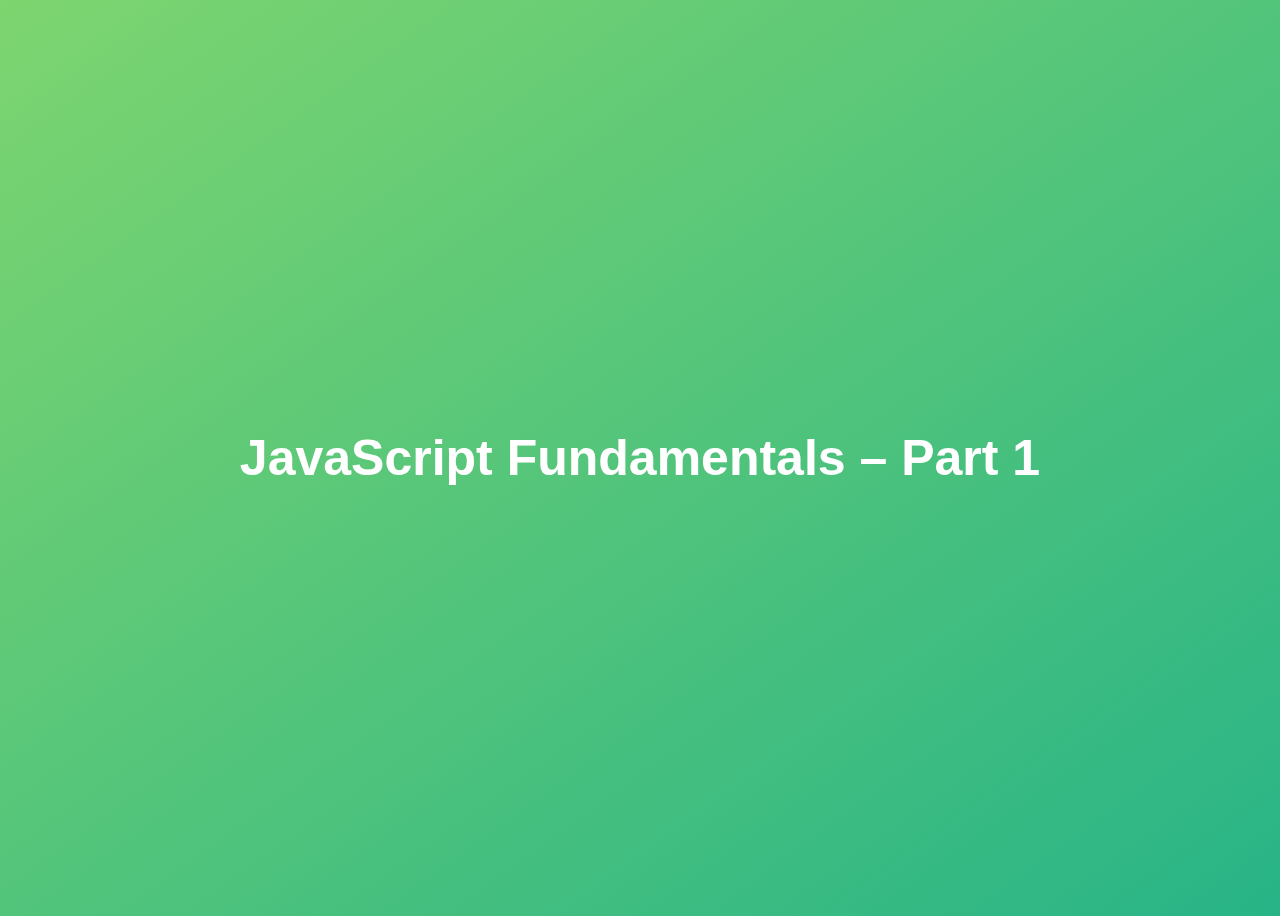
<file: index.html>
<!DOCTYPE html>
<html lang="en">
  <head>
    <meta charset="UTF-8" />
    <meta name="viewport" content="width=device-width, initial-scale=1.0" />
    <meta http-equiv="X-UA-Compatible" content="ie=edge" />
    <title>JavaScript Fundamentals – Part 1</title>
    <style>
      body {
        height: 100vh;
        display: flex;
        align-items: center;
        background: linear-gradient(to top left, #28b487, #7dd56f);
      }
      h1 {
        font-family: sans-serif;
        font-size: 50px;
        line-height: 1.3;
        width: 100%;
        padding: 30px;
        text-align: center;
        color: white;
      }
    </style>
  </head>
  <body>
    <h1>JavaScript Fundamentals – Part 1</h1>
  </body>
  <script src="CodingChallenge/challenge_4.js"></script>
</html>
</file>
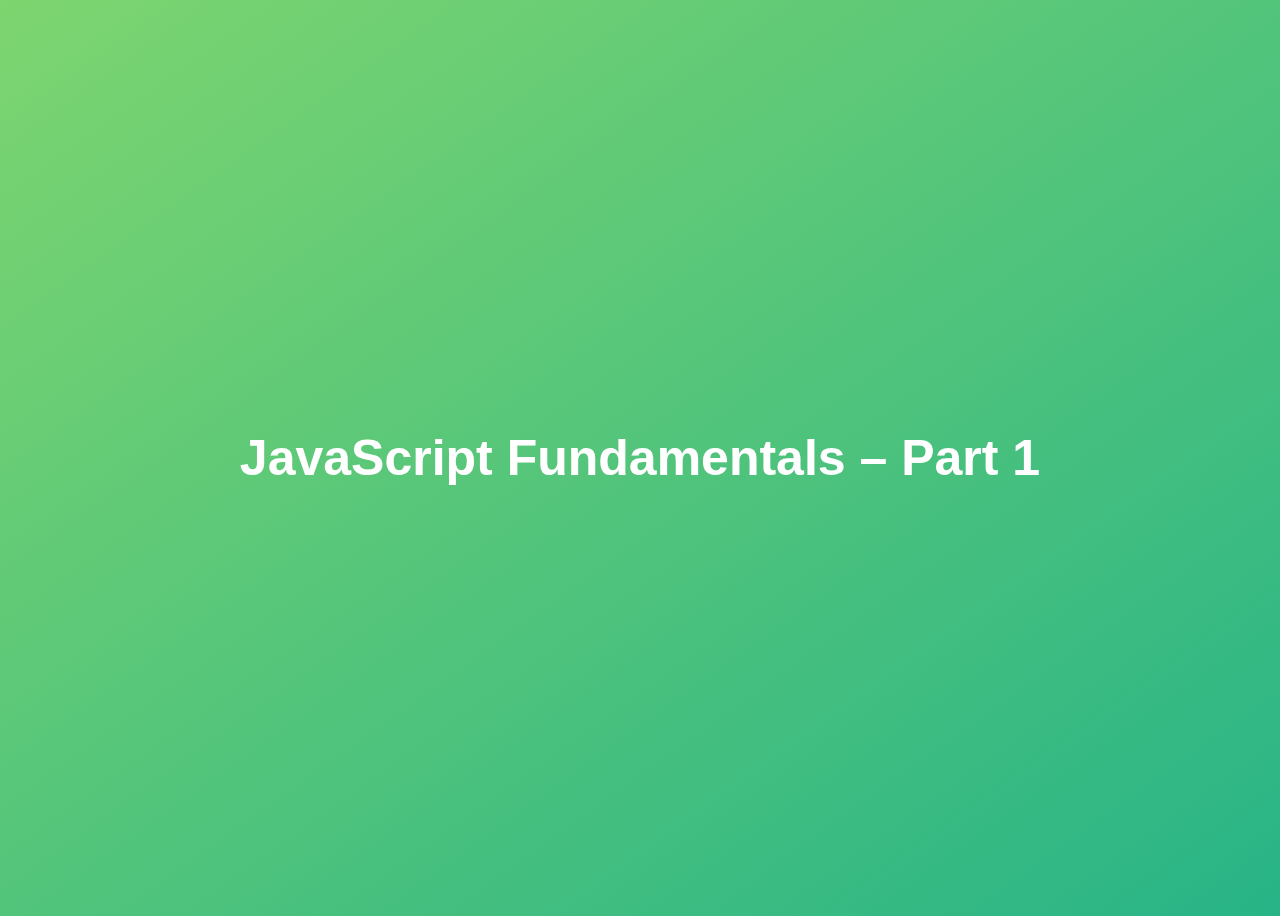
<file: 01-Javascript-fundamentals-part1/index.html>
<!DOCTYPE html>
<html lang="en">
  <head>
    <meta charset="UTF-8" />
    <meta name="viewport" content="width=device-width, initial-scale=1.0" />
    <meta http-equiv="X-UA-Compatible" content="ie=edge" />
    <title>JavaScript Fundamentals – Part 1</title>
    <style>
      body {
        height: 100vh;
        display: flex;
        align-items: center;
        background: linear-gradient(to top left, #28b487, #7dd56f);
      }
      h1 {
        font-family: sans-serif;
        font-size: 50px;
        line-height: 1.3;
        width: 100%;
        padding: 30px;
        text-align: center;
        color: white;
      }
    </style>
  </head>
  <body>
    <h1>JavaScript Fundamentals – Part 1</h1>

    <script src="./coding_challenges/coding3.js"></script>
  </body>
</html>
</file>
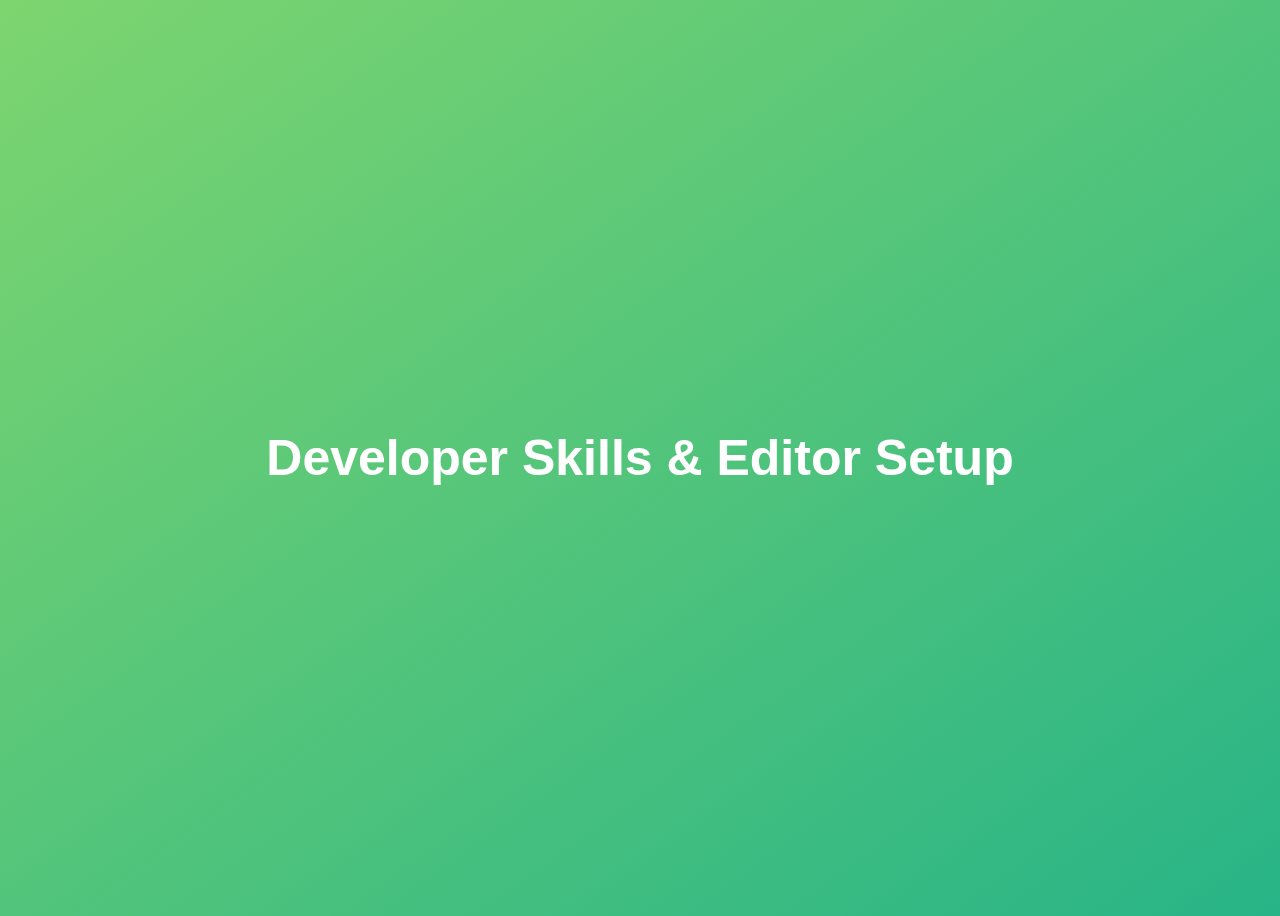
<file: 03-Developer-Skills/index.html>
<!DOCTYPE html>
<html lang="en">
  <head>
    <meta charset="UTF-8" />
    <meta name="viewport" content="width=device-width, initial-scale=1.0" />
    <meta http-equiv="X-UA-Compatible" content="ie=edge" />
    <title>Developer Skills & Editor Setup</title>
    <style>
      body {
        height: 100vh;
        display: flex;
        align-items: center;
        background: linear-gradient(to top left, #28b487, #7dd56f);
      }
      h1 {
        font-family: sans-serif;
        font-size: 50px;
        line-height: 1.3;
        width: 100%;
        padding: 30px;
        text-align: center;
        color: white;
      }
    </style>
  </head>
  <body>
    <h1>Developer Skills & Editor Setup</h1>
    <script src="script.js"></script>
  </body>
</html>
</file>
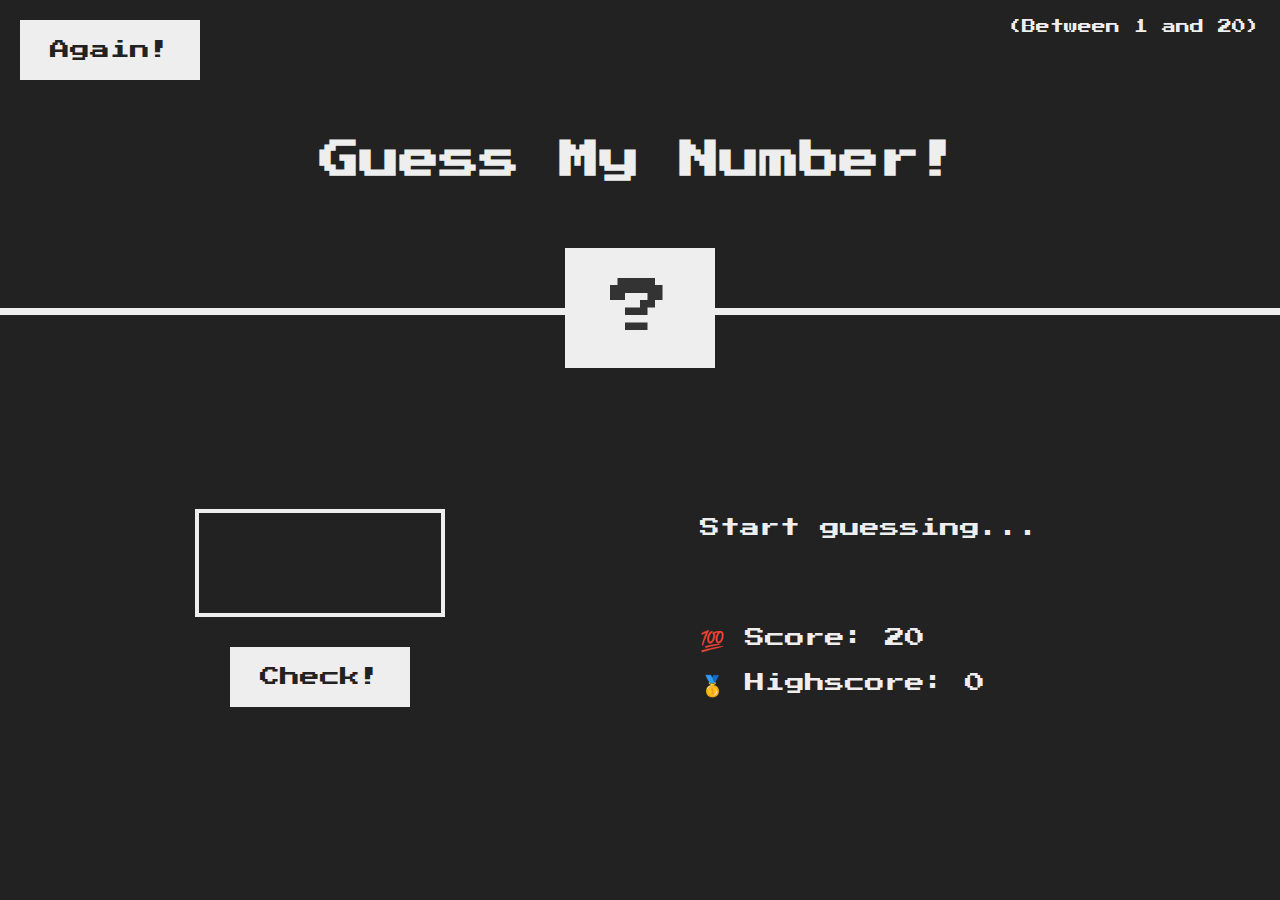
<file: 05-Guess-My-Number/index.html>
<!DOCTYPE html>
<html lang="en">
  <head>
    <meta charset="UTF-8" />
    <meta name="viewport" content="width=device-width, initial-scale=1.0" />
    <meta http-equiv="X-UA-Compatible" content="ie=edge" />
    <link rel="stylesheet" href="style.css" />
    <title>Guess My Number!</title>
  </head>
  <body>
    <header>
      <h1>Guess My Number!</h1>
      <p class="between">(Between 1 and 20)</p>
      <button class="btn again">Again!</button>
      <div class="number">?</div>
    </header>
    <main>
      <section class="left">
        <input type="number" class="guess" />
        <button class="btn check">Check!</button>
      </section>
      <section class="right">
        <p class="message">Start guessing...</p>
        <p class="label-score">💯 Score: <span class="score">20</span></p>
        <p class="label-highscore">
          🥇 Highscore: <span class="highscore">0</span>
        </p>
      </section>
    </main>
    <script src="script.js"></script>
  </body>
</html>
</file>
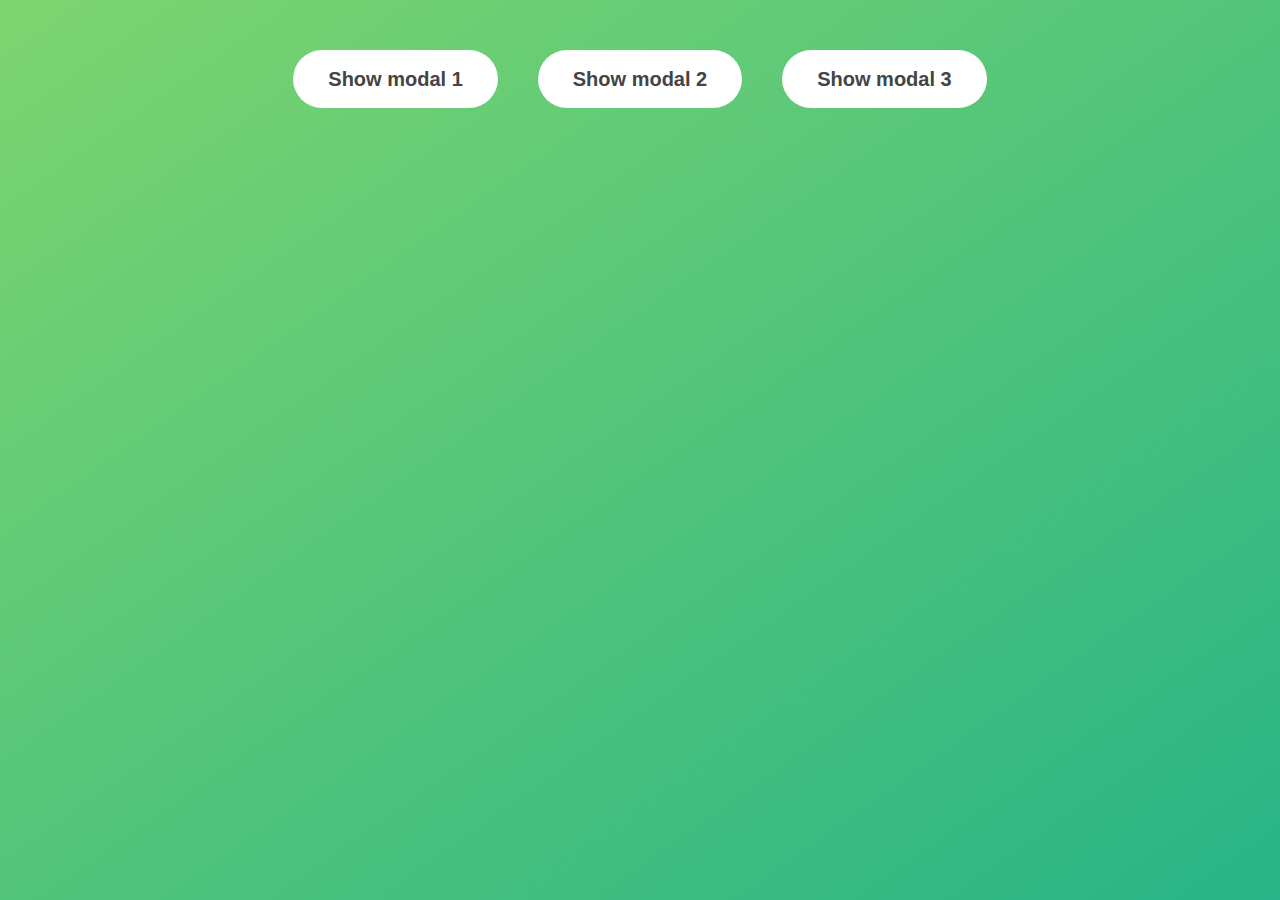
<file: 06-Modal/index.html>
<!DOCTYPE html>
<html lang="en">
  <head>
    <meta charset="UTF-8" />
    <meta name="viewport" content="width=device-width, initial-scale=1.0" />
    <meta http-equiv="X-UA-Compatible" content="ie=edge" />
    <link rel="stylesheet" href="style.css" />
    <title>Modal window</title>
  </head>
  <body>
    <button class="show-modal">Show modal 1</button>
    <button class="show-modal">Show modal 2</button>
    <button class="show-modal">Show modal 3</button>

    <div class="modal hidden">
      <button class="close-modal">&times;</button>
      <h1>I'm a modal window 😍</h1>
      <p>
        Lorem ipsum dolor sit amet, consectetur adipisicing elit, sed do eiusmod
        tempor incididunt ut labore et dolore magna aliqua. Ut enim ad minim
        veniam, quis nostrud exercitation ullamco laboris nisi ut aliquip ex ea
        commodo consequat. Duis aute irure dolor in reprehenderit in voluptate
        velit esse cillum dolore eu fugiat nulla pariatur. Excepteur sint
        occaecat cupidatat non proident, sunt in culpa qui officia deserunt
        mollit anim id est laborum.
      </p>
    </div>
    <div class="overlay hidden"></div>

    <script src="script.js"></script>
  </body>
</html>
</file>
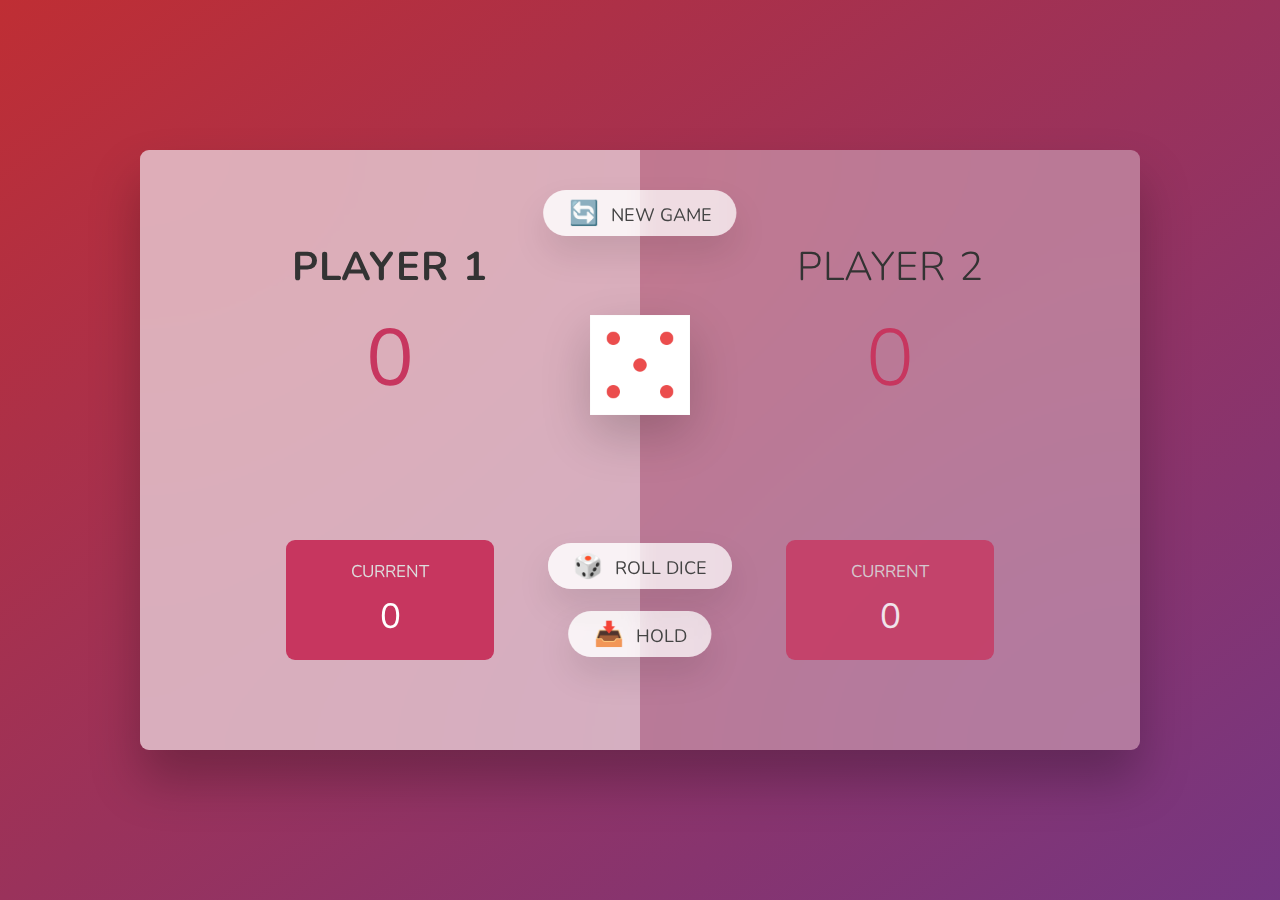
<file: 07-Pig-Game/index.html>
<!DOCTYPE html>
<html lang="en">
  <head>
    <meta charset="UTF-8" />
    <meta name="viewport" content="width=device-width, initial-scale=1.0" />
    <meta http-equiv="X-UA-Compatible" content="ie=edge" />
    <link rel="stylesheet" href="style.css" />
    <title>Pig Game</title>
  </head>
  <body>
    <main>
      <section class="player player--0 player--active">
        <h2 class="name" id="name--0">Player 1</h2>
        <p class="score" id="score--0">43</p>
        <div class="current">
          <p class="current-label">Current</p>
          <p class="current-score" id="current--0">0</p>
        </div>
      </section>
      <section class="player player--1">
        <h2 class="name" id="name--1">Player 2</h2>
        <p class="score" id="score--1">24</p>
        <div class="current">
          <p class="current-label">Current</p>
          <p class="current-score" id="current--1">0</p>
        </div>
      </section>

      <img src="dice-5.png" alt="Playing dice" class="dice" />
      <button class="btn btn--new">🔄 New game</button>
      <button class="btn btn--roll">🎲 Roll dice</button>
      <button class="btn btn--hold">📥 Hold</button>
    </main>
    <script src="script.js"></script>
  </body>
</html>
</file>
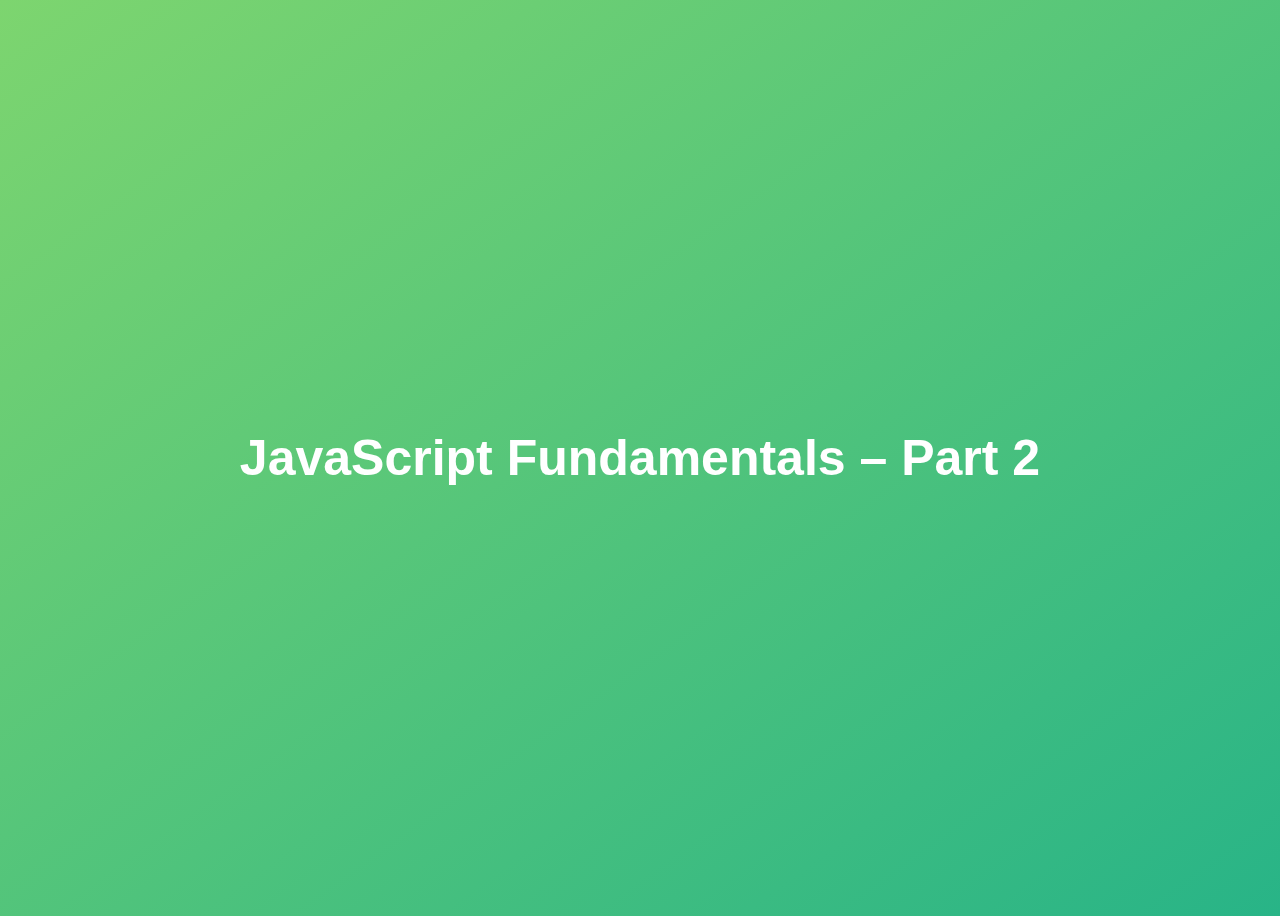
<file: Javascript-fundamentals-part2/index.html>
<!DOCTYPE html>
<html lang="en">
  <head>
    <meta charset="UTF-8" />
    <meta name="viewport" content="width=device-width, initial-scale=1.0" />
    <meta http-equiv="X-UA-Compatible" content="ie=edge" />
    <title>JavaScript Fundamentals – Part 2</title>
    <style>
      body {
        height: 100vh;
        display: flex;
        align-items: center;
        background: linear-gradient(to top left, #28b487, #7dd56f);
      }
      h1 {
        font-family: sans-serif;
        font-size: 50px;
        line-height: 1.3;
        width: 100%;
        padding: 30px;
        text-align: center;
        color: white;
      }
    </style>
  </head>
  <body>
    <h1>JavaScript Fundamentals – Part 2</h1>
    <script src="assignments.js"></script>
  </body>
</html>
</file>
<file: 05-Guess-My-Number/style.css>
@import url('https://fonts.googleapis.com/css?family=Press+Start+2P&display=swap');

* {
  margin: 0;
  padding: 0;
  box-sizing: inherit;
}

html {
  font-size: 62.5%;
  box-sizing: border-box;
}

body {
  font-family: 'Press Start 2P', sans-serif;
  color: #eee;
  background-color: #222;
  /* background-color: #60b347; */
}

/* LAYOUT */
header {
  position: relative;
  height: 35vh;
  border-bottom: 7px solid #eee;
}

main {
  height: 65vh;
  color: #eee;
  display: flex;
  align-items: center;
  justify-content: space-around;
}

.left {
  width: 52rem;
  display: flex;
  flex-direction: column;
  align-items: center;
}

.right {
  width: 52rem;
  font-size: 2rem;
}

/* ELEMENTS STYLE */
h1 {
  font-size: 4rem;
  text-align: center;
  position: absolute;
  width: 100%;
  top: 52%;
  left: 50%;
  transform: translate(-50%, -50%);
}

.number {
  background: #eee;
  color: #333;
  font-size: 6rem;
  width: 15rem;
  padding: 3rem 0rem;
  text-align: center;
  position: absolute;
  bottom: 0;
  left: 50%;
  transform: translate(-50%, 50%);
}

.between {
  font-size: 1.4rem;
  position: absolute;
  top: 2rem;
  right: 2rem;
}

.again {
  position: absolute;
  top: 2rem;
  left: 2rem;
}

.guess {
  background: none;
  border: 4px solid #eee;
  font-family: inherit;
  color: inherit;
  font-size: 5rem;
  padding: 2.5rem;
  width: 25rem;
  text-align: center;
  display: block;
  margin-bottom: 3rem;
}

.btn {
  border: none;
  background-color: #eee;
  color: #222;
  font-size: 2rem;
  font-family: inherit;
  padding: 2rem 3rem;
  cursor: pointer;
}

.btn:hover {
  background-color: #ccc;
}

.message {
  margin-bottom: 8rem;
  height: 3rem;
}

.label-score {
  margin-bottom: 2rem;
}
</file>
<file: 06-Modal/style.css>
* {
  margin: 0;
  padding: 0;
  box-sizing: inherit;
}

html {
  font-size: 62.5%;
  box-sizing: border-box;
}

body {
  font-family: sans-serif;
  color: #333;
  line-height: 1.5;
  height: 100vh;
  position: relative;
  display: flex;
  align-items: flex-start;
  justify-content: center;
  background: linear-gradient(to top left, #28b487, #7dd56f);
}

.show-modal {
  font-size: 2rem;
  font-weight: 600;
  padding: 1.75rem 3.5rem;
  margin: 5rem 2rem;
  border: none;
  background-color: #fff;
  color: #444;
  border-radius: 10rem;
  cursor: pointer;
}

.close-modal {
  position: absolute;
  top: 1.2rem;
  right: 2rem;
  font-size: 5rem;
  color: #333;
  cursor: pointer;
  border: none;
  background: none;
}

h1 {
  font-size: 2.5rem;
  margin-bottom: 2rem;
}

p {
  font-size: 1.8rem;
}

/* -------------------------- */
/* CLASSES TO MAKE MODAL WORK */
.hidden {
  display: none;
}

.modal {
  position: absolute;
  top: 50%;
  left: 50%;
  transform: translate(-50%, -50%);
  width: 70%;

  background-color: white;
  padding: 6rem;
  border-radius: 5px;
  box-shadow: 0 3rem 5rem rgba(0, 0, 0, 0.3);
  z-index: 10;
}

.overlay {
  position: absolute;
  top: 0;
  left: 0;
  width: 100%;
  height: 100%;
  background-color: rgba(0, 0, 0, 0.6);
  backdrop-filter: blur(3px);
  z-index: 5;
}
</file>
<file: 07-Pig-Game/style.css>
@import url('https://fonts.googleapis.com/css2?family=Nunito&display=swap');

* {
  margin: 0;
  padding: 0;
  box-sizing: inherit;
}

html {
  font-size: 62.5%;
  box-sizing: border-box;
}

body {
  font-family: 'Nunito', sans-serif;
  font-weight: 400;
  height: 100vh;
  color: #333;
  background-image: linear-gradient(to top left, #753682 0%, #bf2e34 100%);
  display: flex;
  align-items: center;
  justify-content: center;
}

/* LAYOUT */
main {
  position: relative;
  width: 100rem;
  height: 60rem;
  background-color: rgba(255, 255, 255, 0.35);
  backdrop-filter: blur(200px);
  filter: blur();
  box-shadow: 0 3rem 5rem rgba(0, 0, 0, 0.25);
  border-radius: 9px;
  overflow: hidden;
  display: flex;
}

.player {
  flex: 50%;
  padding: 9rem;
  display: flex;
  flex-direction: column;
  align-items: center;
  transition: all 0.75s;
}

/* ELEMENTS */
.name {
  position: relative;
  font-size: 4rem;
  text-transform: uppercase;
  letter-spacing: 1px;
  word-spacing: 2px;
  font-weight: 300;
  margin-bottom: 1rem;
}

.score {
  font-size: 8rem;
  font-weight: 300;
  color: #c7365f;
  margin-bottom: auto;
}

.player--active {
  background-color: rgba(255, 255, 255, 0.4);
}
.player--active .name {
  font-weight: 700;
}
.player--active .score {
  font-weight: 400;
}

.player--active .current {
  opacity: 1;
}

.current {
  background-color: #c7365f;
  opacity: 0.8;
  border-radius: 9px;
  color: #fff;
  width: 65%;
  padding: 2rem;
  text-align: center;
  transition: all 0.75s;
}

.current-label {
  text-transform: uppercase;
  margin-bottom: 1rem;
  font-size: 1.7rem;
  color: #ddd;
}

.current-score {
  font-size: 3.5rem;
}

/* ABSOLUTE POSITIONED ELEMENTS */
.btn {
  position: absolute;
  left: 50%;
  transform: translateX(-50%);
  color: #444;
  background: none;
  border: none;
  font-family: inherit;
  font-size: 1.8rem;
  text-transform: uppercase;
  cursor: pointer;
  font-weight: 400;
  transition: all 0.2s;

  background-color: white;
  background-color: rgba(255, 255, 255, 0.6);
  backdrop-filter: blur(10px);

  padding: 0.7rem 2.5rem;
  border-radius: 50rem;
  box-shadow: 0 1.75rem 3.5rem rgba(0, 0, 0, 0.1);
}

.btn::first-letter {
  font-size: 2.4rem;
  display: inline-block;
  margin-right: 0.7rem;
}

.btn--new {
  top: 4rem;
}
.btn--roll {
  top: 39.3rem;
}
.btn--hold {
  top: 46.1rem;
}

.btn:active {
  transform: translate(-50%, 3px);
  box-shadow: 0 1rem 2rem rgba(0, 0, 0, 0.15);
}

.btn:focus {
  outline: none;
}

.dice {
  position: absolute;
  left: 50%;
  top: 16.5rem;
  transform: translateX(-50%);
  height: 10rem;
  box-shadow: 0 2rem 5rem rgba(0, 0, 0, 0.2);
}

.player--winner {
  background-color: #2f2f2f;
}

.player--winner .name {
  font-weight: 700;
  color: #c7365f;
}
</file>
